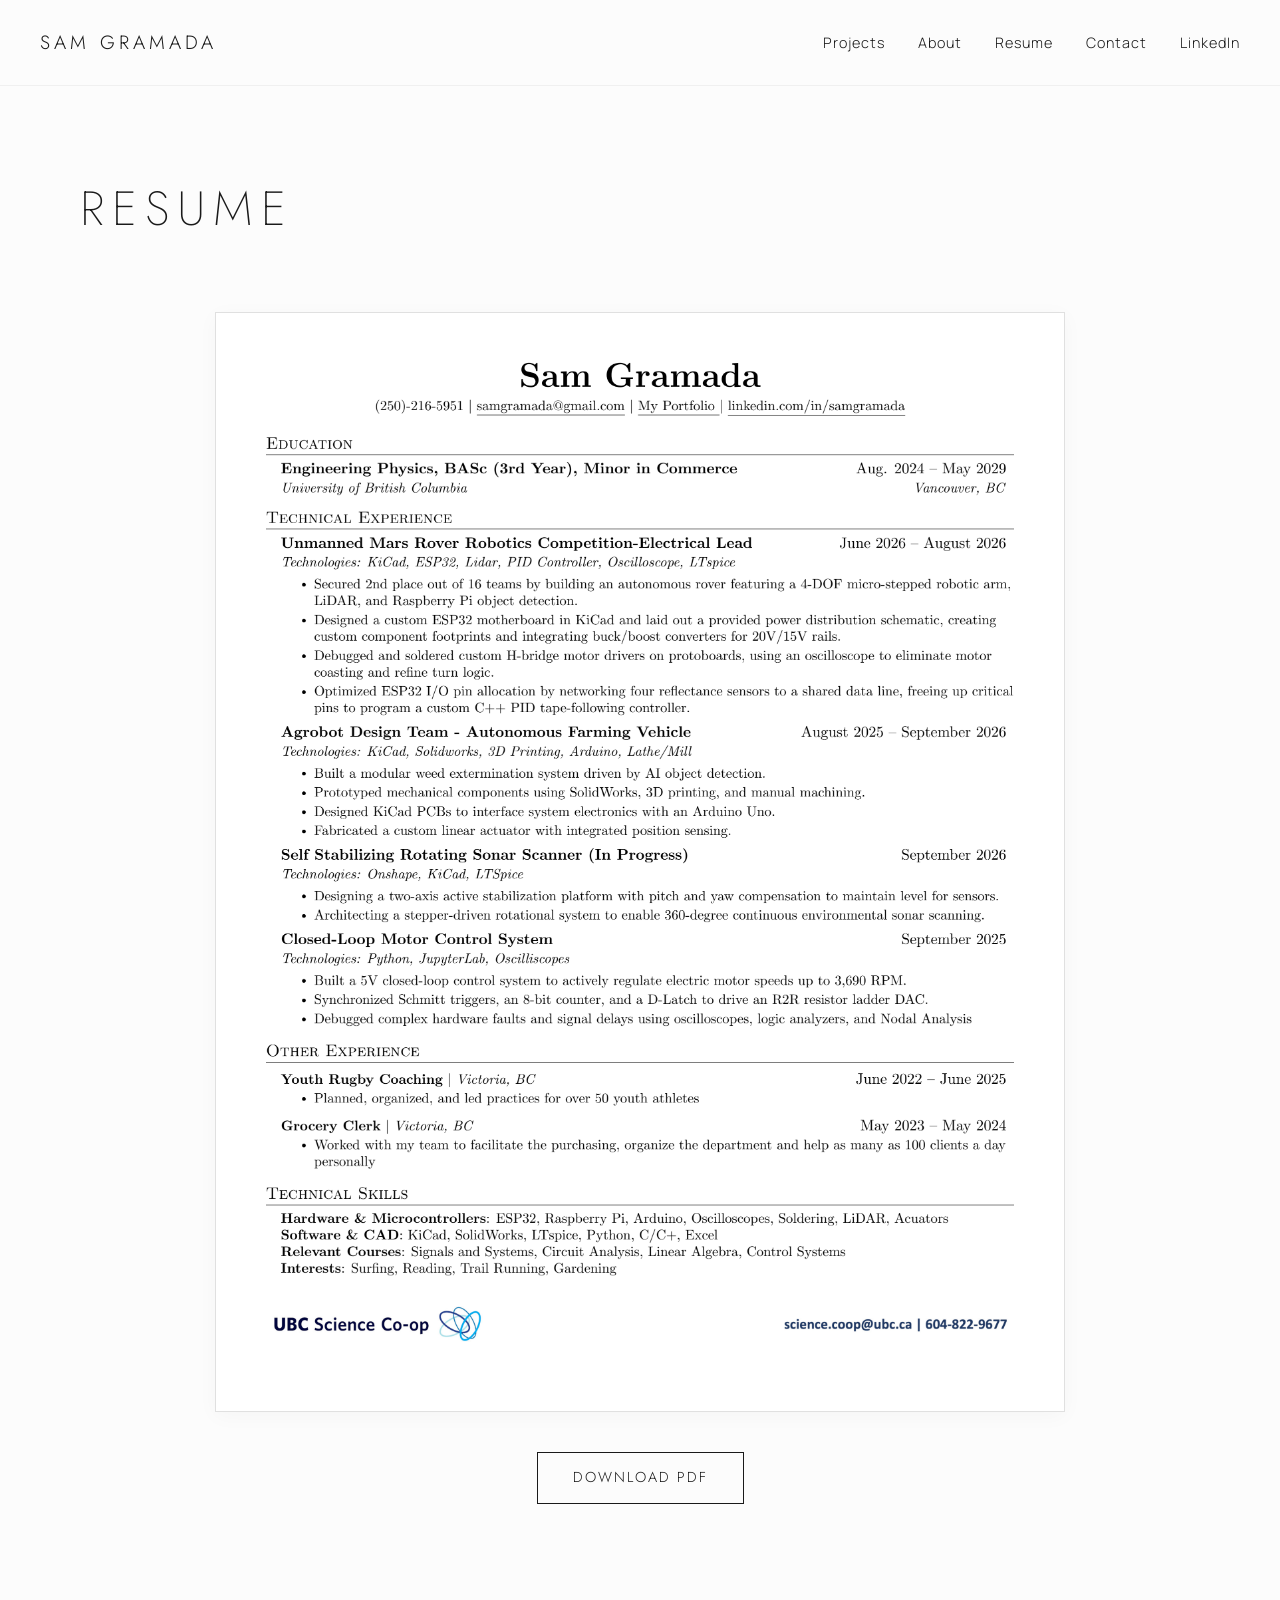
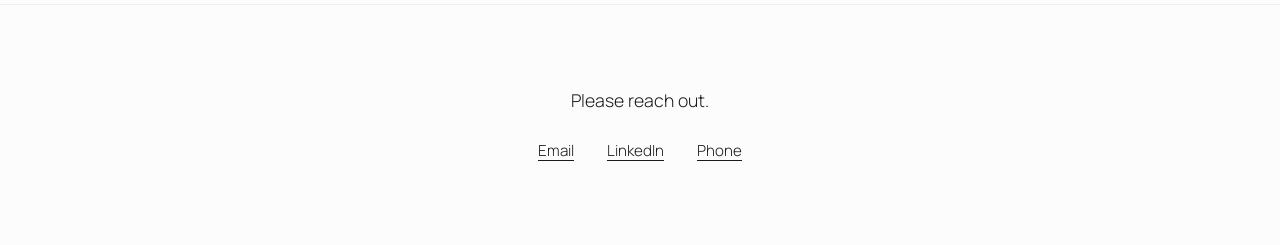
<file: resume.html>
<!DOCTYPE html>
<html lang="en">
<head>
    <meta charset="UTF-8">
    <meta name="viewport" content="width=device-width, initial-scale=1.0">
    <title>Sam Gramada | Resume</title>
    <link href="https://fonts.googleapis.com/css2?family=Jost:wght@200;300&family=Manrope:wght@200;300&display=swap" rel="stylesheet">
    <link rel="stylesheet" href="style.css">
</head>
<body>

    <!-- Sticky Top Navigation -->
    <nav class="sticky-nav">
        <div class="nav-logo">
            <a href="index.html">Sam Gramada</a>
        </div>
        <div class="nav-links">
            <a href="index.html">Projects</a>
            <a href="about.html">About</a>
            <a href="resume.html">Resume</a>
            <a href="#contact">Contact</a>
            <a href="https://linkedin.com/in/yourprofile" target="_blank">LinkedIn</a>
        </div>
    </nav>

    <main class="resume-page">
        <div class="page-header">
            <h1>Resume</h1>
        </div>

        <div class="resume-container">
            <!-- Bulletproof Image Preview -->
            <img src="resume_image.png" alt="Sam Gramada Resume" class="resume-preview">
            
            <!-- Keeps the actual PDF for the download button -->
            <a href="resume.pdf" download="Sam_Gramada_Resume.pdf" class="download-btn">Download PDF</a>
        </div>
    </main>

    <!-- Footer (now acts as the Contact section) -->
    <footer id="contact">
        <p>Please reach out.</p>
        <div class="contact-links">
            <a href="mailto:your.email@example.com">Email</a>
            <a href="https://linkedin.com/in/yourprofile" target="_blank">LinkedIn</a>
            <a href="tel:+1234567890">Phone</a>
        </div>
    </footer>

</body>
</html>
</file>
<file: style.css>
/* =========================================
   CUSTOM VARIABLES & SETUP
   ========================================= */
:root {
    --bg-color: #FCFCFC; 
    --text-main: #1a1a1a;
    --text-muted: #666666;
    --nav-bg: rgba(252, 252, 252, 0.95); /* Slight transparency for the sticky effect */
}

* {
    box-sizing: border-box;
    margin: 0;
    padding: 0;
}

body {
    font-family: 'Manrope', sans-serif;
    font-weight: 300;
    color: var(--text-main);
    line-height: 1.8;
    background-color: var(--bg-color); 
    -webkit-font-smoothing: antialiased;
}

h1, h2, h3, h4 {
    font-family: 'Jost', sans-serif;
    font-weight: 200;
    color: var(--text-main);
}

main {
    max-width: 1200px; 
    margin: 0 auto;
    padding: 0 40px;
}

/* =========================================
   STICKY HEADER NAVIGATION
   ========================================= */
.sticky-nav {
    position: sticky;
    top: 0;
    z-index: 1000;
    background-color: var(--nav-bg);
    backdrop-filter: blur(5px);
    display: flex;
    justify-content: space-between;
    align-items: center;
    padding: 25px 40px;
    border-bottom: 1px solid #f0f0f0;
}

.nav-logo a {
    font-family: 'Jost', sans-serif;
    font-weight: 300;
    font-size: 1.2rem;
    letter-spacing: 4px;
    text-transform: uppercase;
    text-decoration: none;
    color: var(--text-main);
}

.nav-links a {
    margin-left: 30px;
    text-decoration: none;
    color: var(--text-main);
    font-size: 0.9rem;
    letter-spacing: 1px;
    transition: opacity 0.3s ease;
}

.nav-links a:hover {
    opacity: 0.5;
}

/* =========================================
   PAGE HEADERS
   ========================================= */
.page-header {
    margin-top: 80px;
    margin-bottom: 60px;
}

.page-header h1 {
    font-size: 3rem;
    letter-spacing: 8px;
    text-transform: uppercase;
    font-weight: 200;
    display: block;
    border-bottom: none; 
    padding-bottom: 0;
}

/* =========================================
   PROJECTS: UNIFORM LAYOUT
   ========================================= */
.project-card {
    display: flex;
    flex-direction: row; 
    align-items: center;
    gap: 80px; 
    margin-bottom: 160px;
    text-decoration: none;
    color: inherit;
}

.project-text {
    width: 45%;
    text-align: left;
}

.project-text h2 {
    font-family: 'Jost', sans-serif;
    font-size: 2.2rem;
    font-weight: 250; /* Keeps it ultra-thin and light */
    letter-spacing: 0px; /* Normal spacing so words don't stretch */
    text-transform: none; /* Turns off the ALL CAPS */
    margin-bottom: 10px;
    line-height: 1.2;
}
.project-text p {
    color: var(--text-muted);
    font-size: 1.05rem;
    margin-bottom: 25px;
}

.view-project-link {
    display: inline-block;
    font-family: 'Jost', sans-serif;
    text-transform: uppercase;
    letter-spacing: 2px;
    font-size: 0.85rem;
    border-bottom: 1px solid var(--text-main);
    padding-bottom: 4px;
    transition: opacity 0.3s ease;
}

/* Only the text link fades on hover, the image stays full color */
.project-card:hover .view-project-link {
    opacity: 0.4; 
}

/* Single Image Container (Always on the right) */
.project-image-container {
    width: 55%;
}

.project-image-container img {
    width: 100%;
    height: auto;
    aspect-ratio: 4 / 3; /* Keeps all photos a consistent rectangle */
    object-fit: cover;
    /* Removed the pale saturation filter so images pop normally */
}

/* =========================================
   MINIMALIST FOOTER
   ========================================= */
footer {
    text-align: center;
    padding: 80px 20px;
    margin-top: 50px;
    border-top: 1px solid #f0f0f0;
}

footer p {
    font-size: 1.1rem;
    margin-bottom: 20px;
}

.contact-links a {
    display: inline-block;
    margin: 0 15px;
    text-decoration: underline;
    text-underline-offset: 4px;
    text-decoration-thickness: 1px;
    color: var(--text-main);
    font-size: 0.95rem;
    transition: opacity 0.3s ease;
}

.contact-links a:hover {
    opacity: 0.5;
}

/* =========================================
   RESUME PAGE
   ========================================= */
.resume-container {
    display: flex;
    flex-direction: column;
    align-items: center;
    margin-bottom: 100px;
}

.resume-preview {
    width: 100%;
    max-width: 850px; /* Standard US Letter proportion */
    height: auto;
    border: 1px solid #e0e0e0;
    margin-bottom: 40px;
    box-shadow: 0 4px 20px rgba(0,0,0,0.03); /* Extremely subtle shadow to lift the paper */
}

.download-btn {
    display: inline-block;
    padding: 12px 35px;
    border: 1px solid var(--text-main);
    color: var(--text-main);
    text-decoration: none;
    font-family: 'Jost', sans-serif;
    text-transform: uppercase;
    letter-spacing: 2px;
    font-size: 0.9rem;
    transition: all 0.3s ease;
}

.download-btn:hover {
    background-color: var(--text-main);
    color: var(--bg-color);
}
/* =========================================
   INDIVIDUAL PROJECT PAGES (TWO-COLUMN)
   ========================================= */
.project-detail-page .page-header {
    text-align: left; 
}

.back-link {
    display: inline-block;
    font-family: 'Jost', sans-serif;
    text-transform: uppercase;
    letter-spacing: 2px;
    font-size: 0.85rem;
    color: var(--text-muted);
    text-decoration: none;
    margin-bottom: 20px;
    transition: color 0.3s ease;
}

.back-link:hover {
    color: var(--text-main);
}

.project-split-layout {
    display: flex;
    gap: 80px; /* Space between text and images */
    margin: 0 auto 120px auto;
    align-items: flex-start; /* Keeps both columns pinned to the top */
}

/* Text Column */
.project-text-column {
    flex: 1; /* Takes up 50% of the space */
    position: sticky; /* Optional: keeps the text on screen as you scroll past a long stack of photos */
    top: 120px; 
}

.project-text-column h3 {
    font-size: 1.2rem;
    letter-spacing: 2px;
    margin-top: 40px;
    margin-bottom: 15px;
    text-transform: uppercase;
    color: var(--text-main);
}

.project-text-column h3:first-child {
    margin-top: 0;
}

.project-text-column p {
    font-size: 1.1rem;
    color: var(--text-muted);
    margin-bottom: 20px;
}

/* Image Stack Column */
.project-media-column {
    flex: 1; /* Takes up the other 50% */
    display: flex;
    flex-direction: column;
    gap: 40px; /* Space between stacked images */
}

.project-media-column img {
    width: 100%;
    height: auto;
    border: 1px solid #f0f0f0; /* Optional: adds a very faint border to hardware photos */
}
</file>
